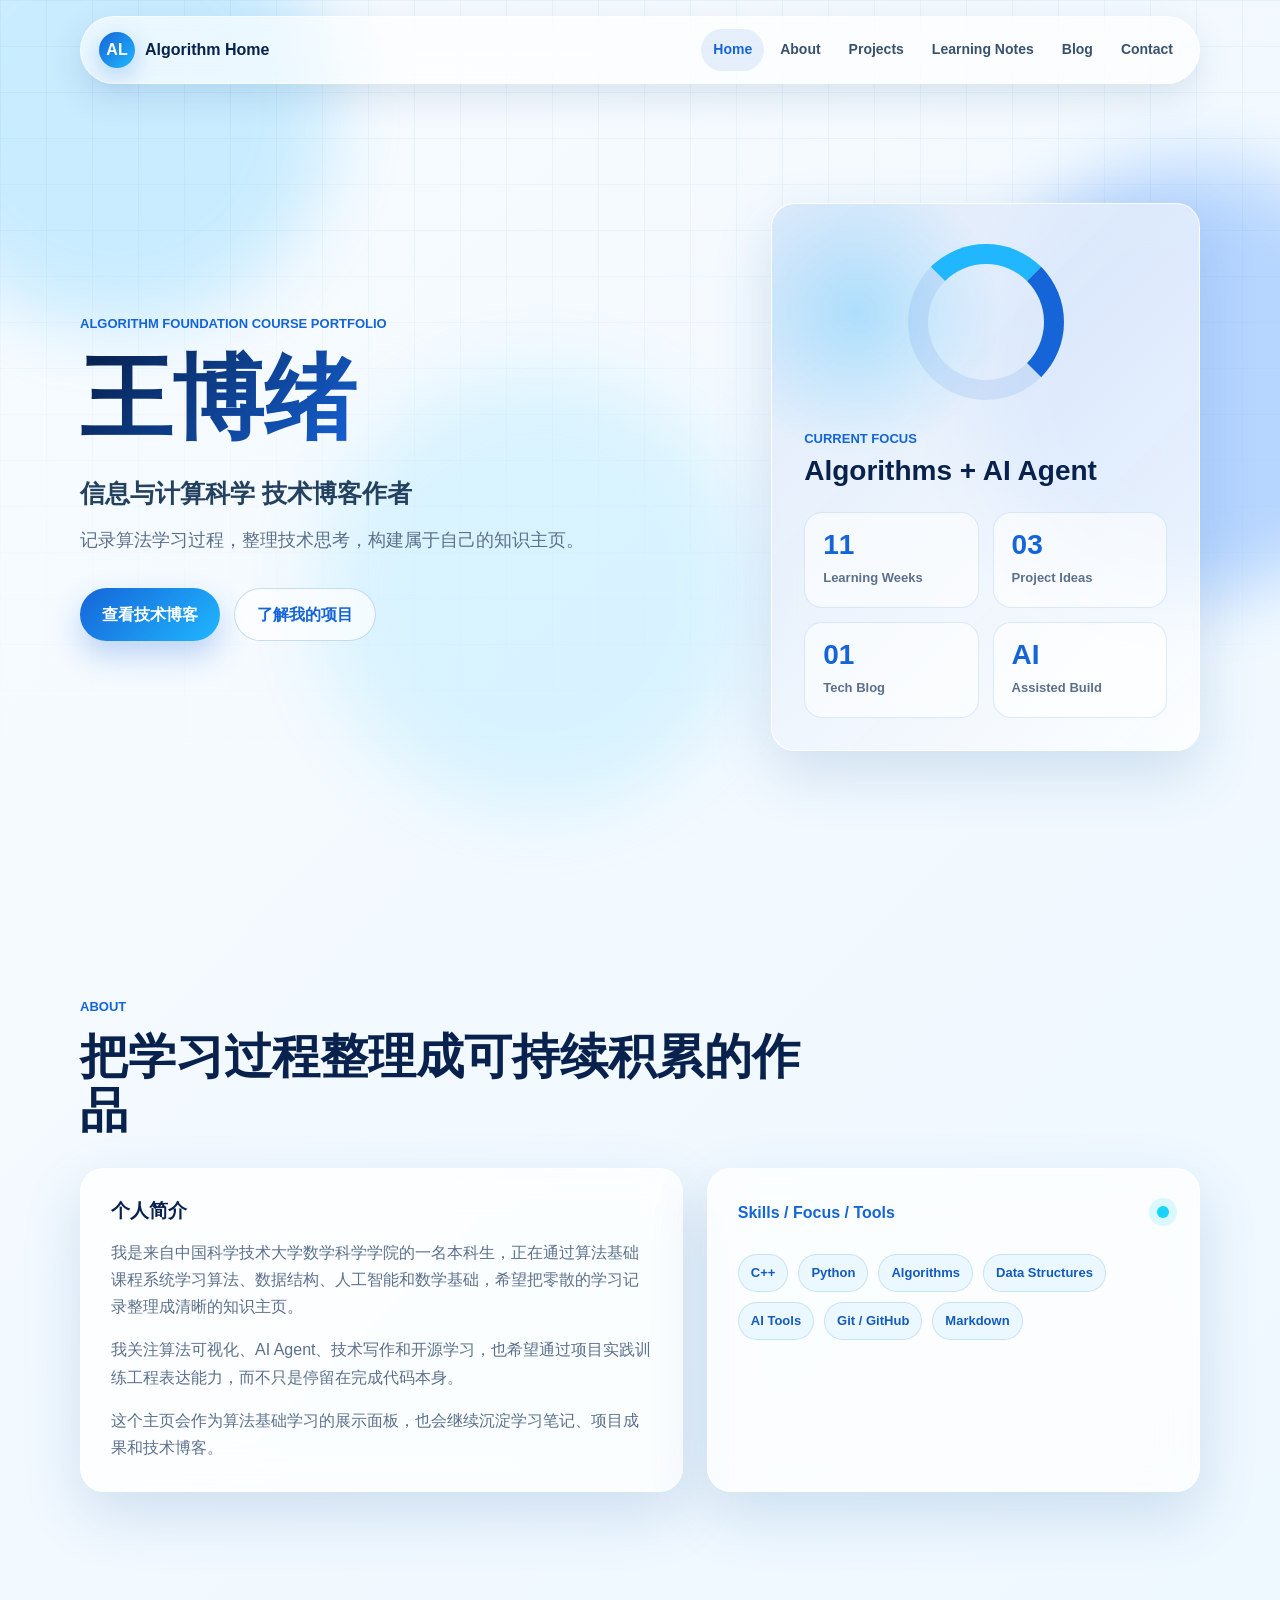
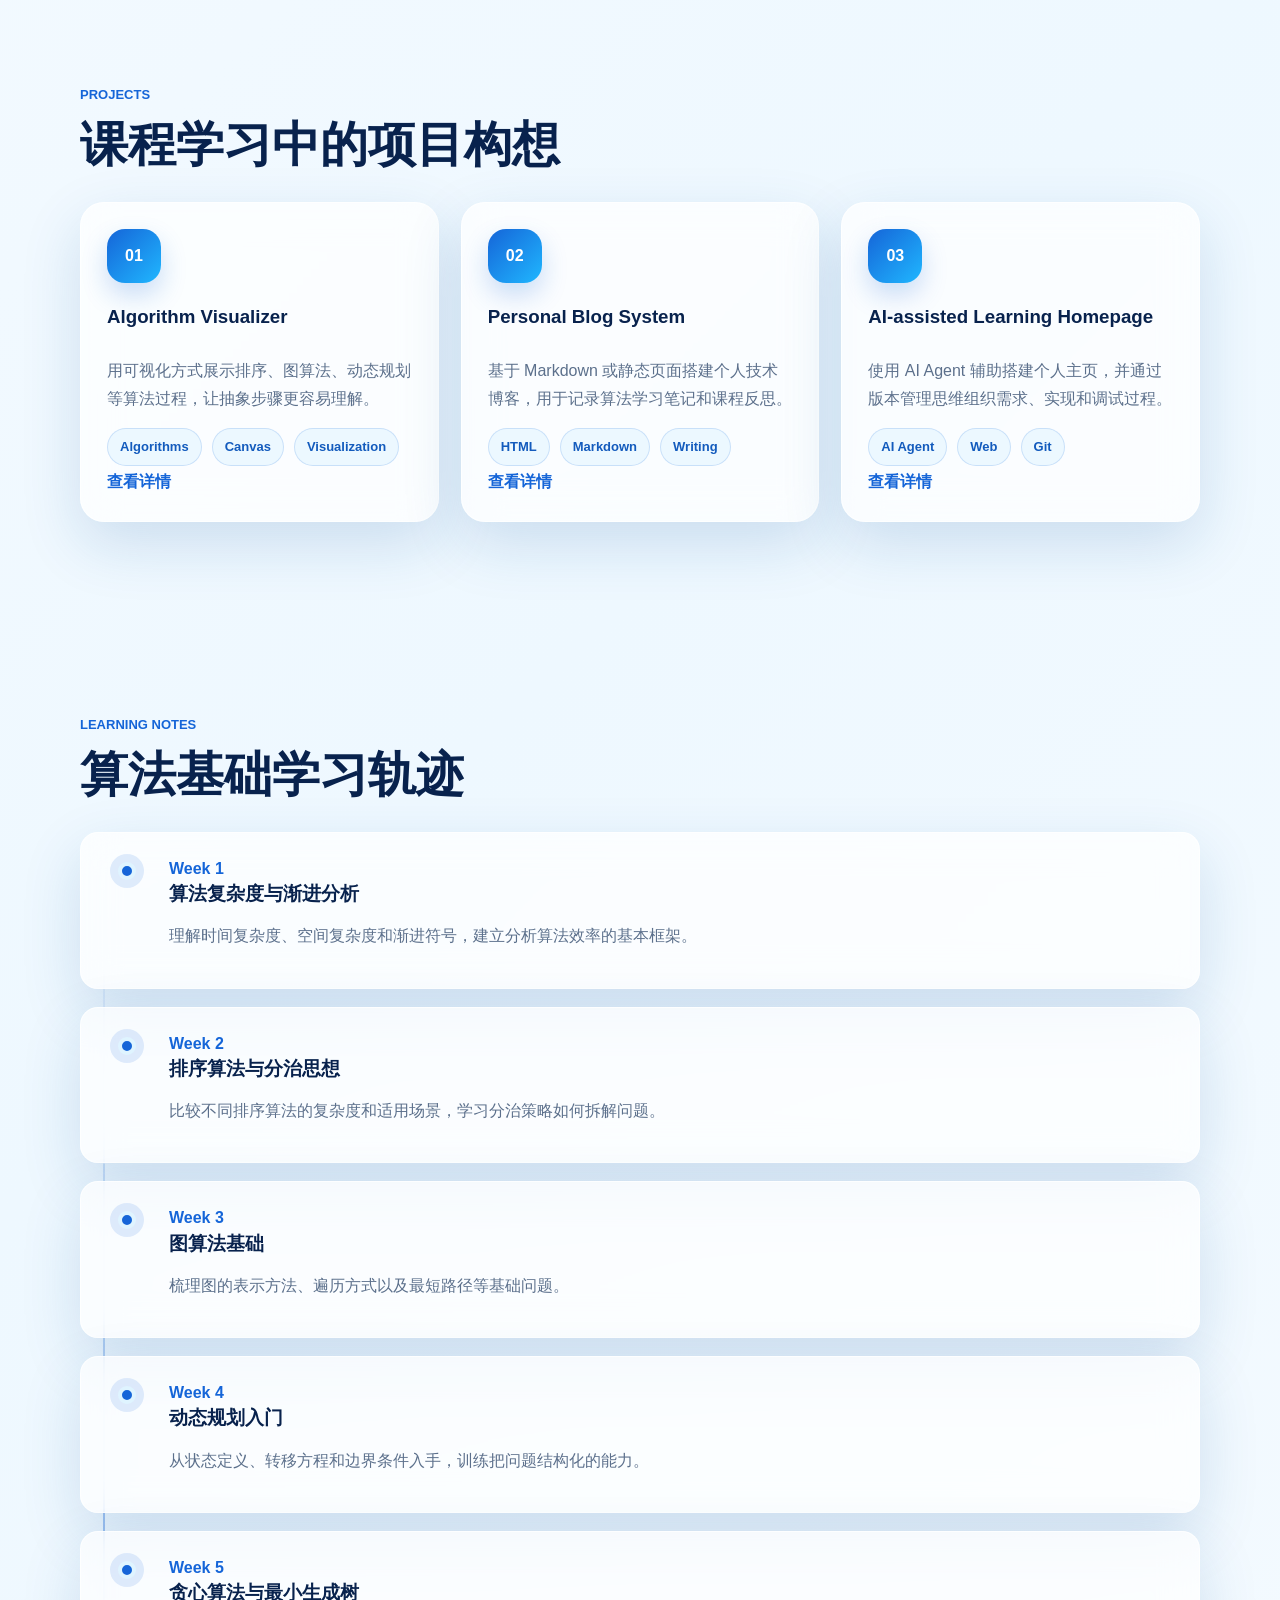
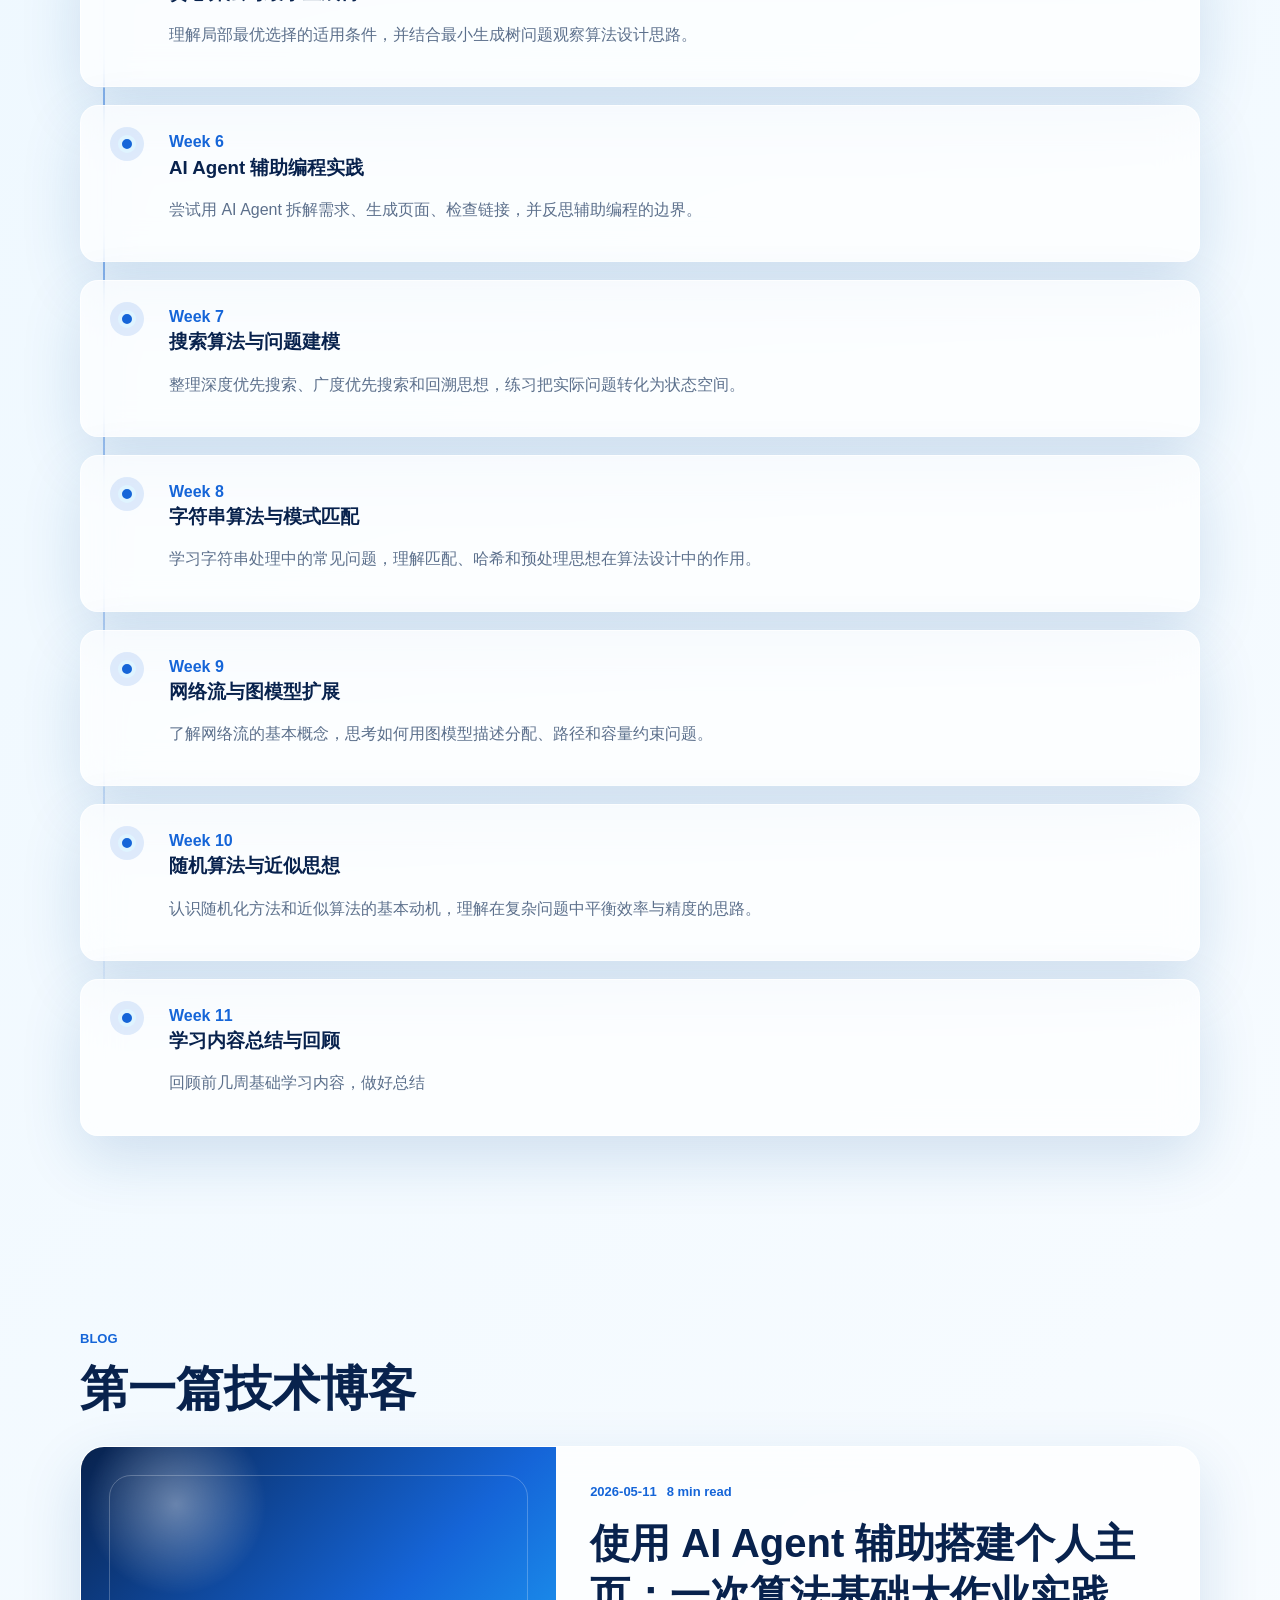
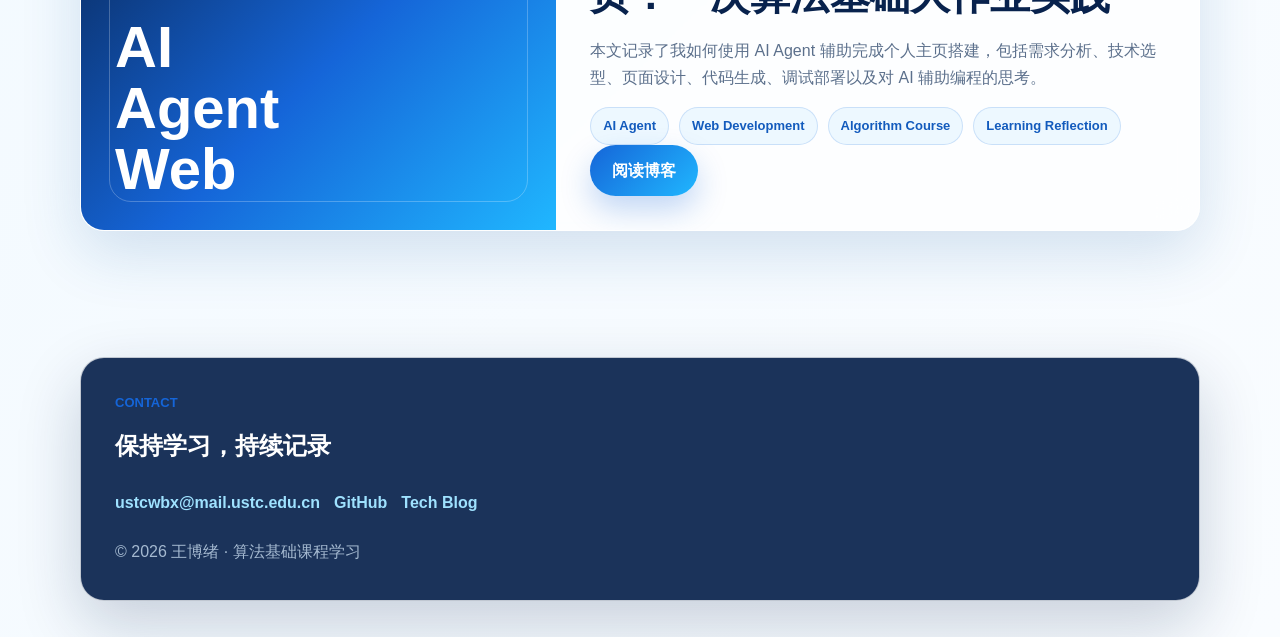
<file: index.html>
<!DOCTYPE html>
<html lang="zh-CN">
<head>
  <meta charset="UTF-8">
  <meta name="viewport" content="width=device-width, initial-scale=1.0">
  <title>王博绪 | 个人主页</title>
  <meta name="description" content="算法基础课程个人主页，记录算法、数据结构、AI Agent 辅助学习与技术博客。">
  <link rel="stylesheet" href="style.css">
</head>
<body>
  <div class="site-bg" aria-hidden="true">
    <span class="glow glow-a"></span>
    <span class="glow glow-b"></span>
    <span class="glow glow-c"></span>
    <span class="grid-layer"></span>
  </div>

  <header class="navbar" id="navbar">
    <a class="brand" href="#home" aria-label="返回首页">
      <span class="brand-mark">AL</span>
      <span>Algorithm Home</span>
    </a>
    <button class="nav-toggle" id="navToggle" aria-label="打开导航菜单" aria-expanded="false">
      <span></span>
      <span></span>
      <span></span>
    </button>
    <nav class="nav-links" id="navLinks" aria-label="主导航">
      <a href="#home">Home</a>
      <a href="#about">About</a>
      <a href="#projects">Projects</a>
      <a href="#notes">Learning Notes</a>
      <a href="#blog">Blog</a>
      <a href="#contact">Contact</a>
    </nav>
  </header>

  <main>
    <section class="hero section" id="home">
      <div class="hero-content reveal">
        <p class="eyebrow">Algorithm Foundation Course Portfolio</p>
        <h1>王博绪</h1>
        <p class="hero-role"> 信息与计算科学 技术博客作者</p>
        <p class="hero-text">记录算法学习过程，整理技术思考，构建属于自己的知识主页。</p>
        <div class="hero-actions">
          <a class="btn btn-primary" href="#blog">查看技术博客</a>
          <a class="btn btn-secondary" href="#projects">了解我的项目</a>
        </div>
      </div>
      <aside class="hero-panel reveal" aria-label="学习概览">
        <div class="panel-ring"></div>
        <p class="panel-label">Current Focus</p>
        <h2>Algorithms + AI Agent</h2>
        <div class="metric-grid">
          <div>
            <strong>11</strong>
            <span>Learning Weeks</span>
          </div>
          <div>
            <strong>03</strong>
            <span>Project Ideas</span>
          </div>
          <div>
            <strong>01</strong>
            <span>Tech Blog</span>
          </div>
          <div>
            <strong>AI</strong>
            <span>Assisted Build</span>
          </div>
        </div>
      </aside>
    </section>

    <section class="section about" id="about">
      <div class="section-heading reveal">
        <p class="eyebrow">About</p>
        <h2>把学习过程整理成可持续积累的作品</h2>
      </div>
      <div class="about-layout">
        <article class="glass-card about-copy reveal">
          <h3>个人简介</h3>
          <p>我是来自中国科学技术大学数学科学学院的一名本科生，正在通过算法基础课程系统学习算法、数据结构、人工智能和数学基础，希望把零散的学习记录整理成清晰的知识主页。</p>
          <p>我关注算法可视化、AI Agent、技术写作和开源学习，也希望通过项目实践训练工程表达能力，而不只是停留在完成代码本身。</p>
          <p>这个主页会作为算法基础学习的展示面板，也会继续沉淀学习笔记、项目成果和技术博客。</p>
        </article>
        <aside class="glass-card skill-card reveal">
          <div class="card-topline">
            <span>Skills / Focus / Tools</span>
            <span class="status-dot"></span>
          </div>
          <div class="skill-tags">
            <span>C++</span>
            <span>Python</span>
            <span>Algorithms</span>
            <span>Data Structures</span>
            <span>AI Tools</span>
            <span>Git / GitHub</span>
            <span>Markdown</span>
          </div>
        </aside>
      </div>
    </section>

    <section class="section projects" id="projects">
      <div class="section-heading reveal">
        <p class="eyebrow">Projects</p>
        <h2>课程学习中的项目构想</h2>
      </div>
      <div class="card-grid">
        <article class="project-card reveal">
          <div class="project-icon">01</div>
          <h3>Algorithm Visualizer</h3>
          <p>用可视化方式展示排序、图算法、动态规划等算法过程，让抽象步骤更容易理解。</p>
          <div class="tags">
            <span>Algorithms</span>
            <span>Canvas</span>
            <span>Visualization</span>
          </div>
          <a href="#notes" class="text-link">查看详情</a>
        </article>
        <article class="project-card reveal">
          <div class="project-icon">02</div>
          <h3>Personal Blog System</h3>
          <p>基于 Markdown 或静态页面搭建个人技术博客，用于记录算法学习笔记和课程反思。</p>
          <div class="tags">
            <span>HTML</span>
            <span>Markdown</span>
            <span>Writing</span>
          </div>
          <a href="#blog" class="text-link">查看详情</a>
        </article>
        <article class="project-card reveal">
          <div class="project-icon">03</div>
          <h3>AI-assisted Learning Homepage</h3>
          <p>使用 AI Agent 辅助搭建个人主页，并通过版本管理思维组织需求、实现和调试过程。</p>
          <div class="tags">
            <span>AI Agent</span>
            <span>Web</span>
            <span>Git</span>
          </div>
          <a href="#blog" class="text-link">查看详情</a>
        </article>
      </div>
    </section>

    <section class="section notes" id="notes">
      <div class="section-heading reveal">
        <p class="eyebrow">Learning Notes</p>
        <h2>算法基础学习轨迹</h2>
      </div>
      <div class="timeline">
        <article class="timeline-item reveal">
          <span class="timeline-node"></span>
          <div>
            <time>Week 1</time>
            <h3>算法复杂度与渐进分析</h3>
            <p>理解时间复杂度、空间复杂度和渐进符号，建立分析算法效率的基本框架。</p>
          </div>
        </article>
        <article class="timeline-item reveal">
          <span class="timeline-node"></span>
          <div>
            <time>Week 2</time>
            <h3>排序算法与分治思想</h3>
            <p>比较不同排序算法的复杂度和适用场景，学习分治策略如何拆解问题。</p>
          </div>
        </article>
        <article class="timeline-item reveal">
          <span class="timeline-node"></span>
          <div>
            <time>Week 3</time>
            <h3>图算法基础</h3>
            <p>梳理图的表示方法、遍历方式以及最短路径等基础问题。</p>
          </div>
        </article>
        <article class="timeline-item reveal">
          <span class="timeline-node"></span>
          <div>
            <time>Week 4</time>
            <h3>动态规划入门</h3>
            <p>从状态定义、转移方程和边界条件入手，训练把问题结构化的能力。</p>
          </div>
        </article>
        <article class="timeline-item reveal">
          <span class="timeline-node"></span>
          <div>
            <time>Week 5</time>
            <h3>贪心算法与最小生成树</h3>
            <p>理解局部最优选择的适用条件，并结合最小生成树问题观察算法设计思路。</p>
          </div>
        </article>
        <article class="timeline-item reveal">
          <span class="timeline-node"></span>
          <div>
            <time>Week 6</time>
            <h3>AI Agent 辅助编程实践</h3>
            <p>尝试用 AI Agent 拆解需求、生成页面、检查链接，并反思辅助编程的边界。</p>
          </div>
        </article>
        <article class="timeline-item reveal">
          <span class="timeline-node"></span>
          <div>
            <time>Week 7</time>
            <h3>搜索算法与问题建模</h3>
            <p>整理深度优先搜索、广度优先搜索和回溯思想，练习把实际问题转化为状态空间。</p>
          </div>
        </article>
        <article class="timeline-item reveal">
          <span class="timeline-node"></span>
          <div>
            <time>Week 8</time>
            <h3>字符串算法与模式匹配</h3>
            <p>学习字符串处理中的常见问题，理解匹配、哈希和预处理思想在算法设计中的作用。</p>
          </div>
        </article>
        <article class="timeline-item reveal">
          <span class="timeline-node"></span>
          <div>
            <time>Week 9</time>
            <h3>网络流与图模型扩展</h3>
            <p>了解网络流的基本概念，思考如何用图模型描述分配、路径和容量约束问题。</p>
          </div>
        </article>
        <article class="timeline-item reveal">
          <span class="timeline-node"></span>
          <div>
            <time>Week 10</time>
            <h3>随机算法与近似思想</h3>
            <p>认识随机化方法和近似算法的基本动机，理解在复杂问题中平衡效率与精度的思路。</p>
          </div>
        </article>
        <article class="timeline-item reveal">
          <span class="timeline-node"></span>
          <div>
            <time>Week 11</time>
            <h3>学习内容总结与回顾</h3>
            <p>回顾前几周基础学习内容，做好总结</p>
          </div>
        </article>
      </div>
    </section>

    <section class="section blog-preview" id="blog">
      <div class="section-heading reveal">
        <p class="eyebrow">Blog</p>
        <h2>第一篇技术博客</h2>
      </div>
      <article class="featured-blog reveal">
        <div class="blog-cover" aria-hidden="true">
          <span>AI</span>
          <span>Agent</span>
          <span>Web</span>
        </div>
        <div class="blog-info">
          <div class="blog-meta">
            <span>2026-05-11</span>
            <span>8 min read</span>
          </div>
          <h3>使用 AI Agent 辅助搭建个人主页：一次算法基础大作业实践</h3>
          <p>本文记录了我如何使用 AI Agent 辅助完成个人主页搭建，包括需求分析、技术选型、页面设计、代码生成、调试部署以及对 AI 辅助编程的思考。</p>
          <div class="tags">
            <span>AI Agent</span>
            <span>Web Development</span>
            <span>Algorithm Course</span>
            <span>Learning Reflection</span>
          </div>
          <a class="btn btn-primary" href="blog.html">阅读博客</a>
        </div>
      </article>
    </section>
  </main>

  <footer class="footer" id="contact">
    <div>
      <p class="eyebrow">Contact</p>
      <h2>保持学习，持续记录</h2>
    </div>
    <div class="footer-links">
      <a href="mailto:ustcwbx@mail.ustc.edu.cn">ustcwbx@mail.ustc.edu.cn</a>
      <a href="https://github.com/heci-arch" target="_blank" rel="noopener">GitHub</a>
      <a href="blog.html">Tech Blog</a>
    </div>
    <p class="footer-note">© 2026 王博绪 · 算法基础课程学习</p>
  </footer>

  <script src="script.js"></script>
</body>
</html>
</file>
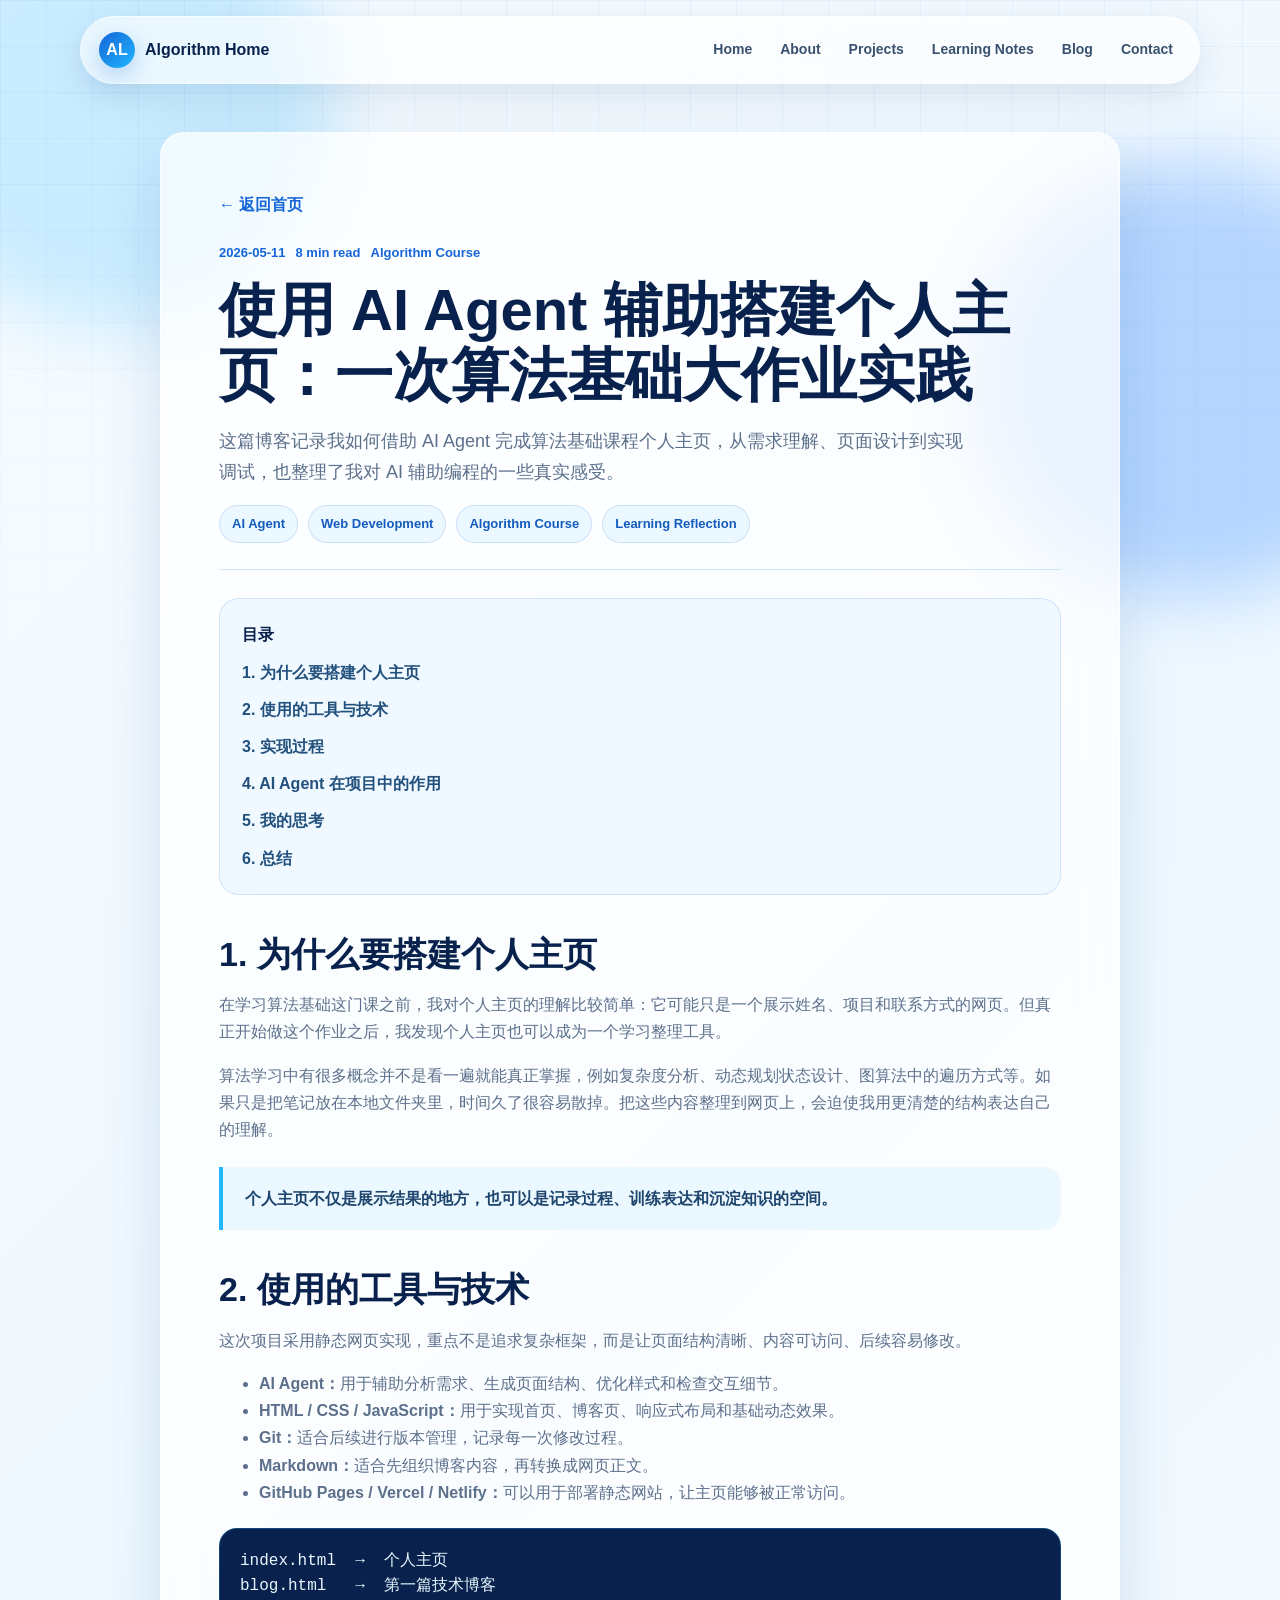
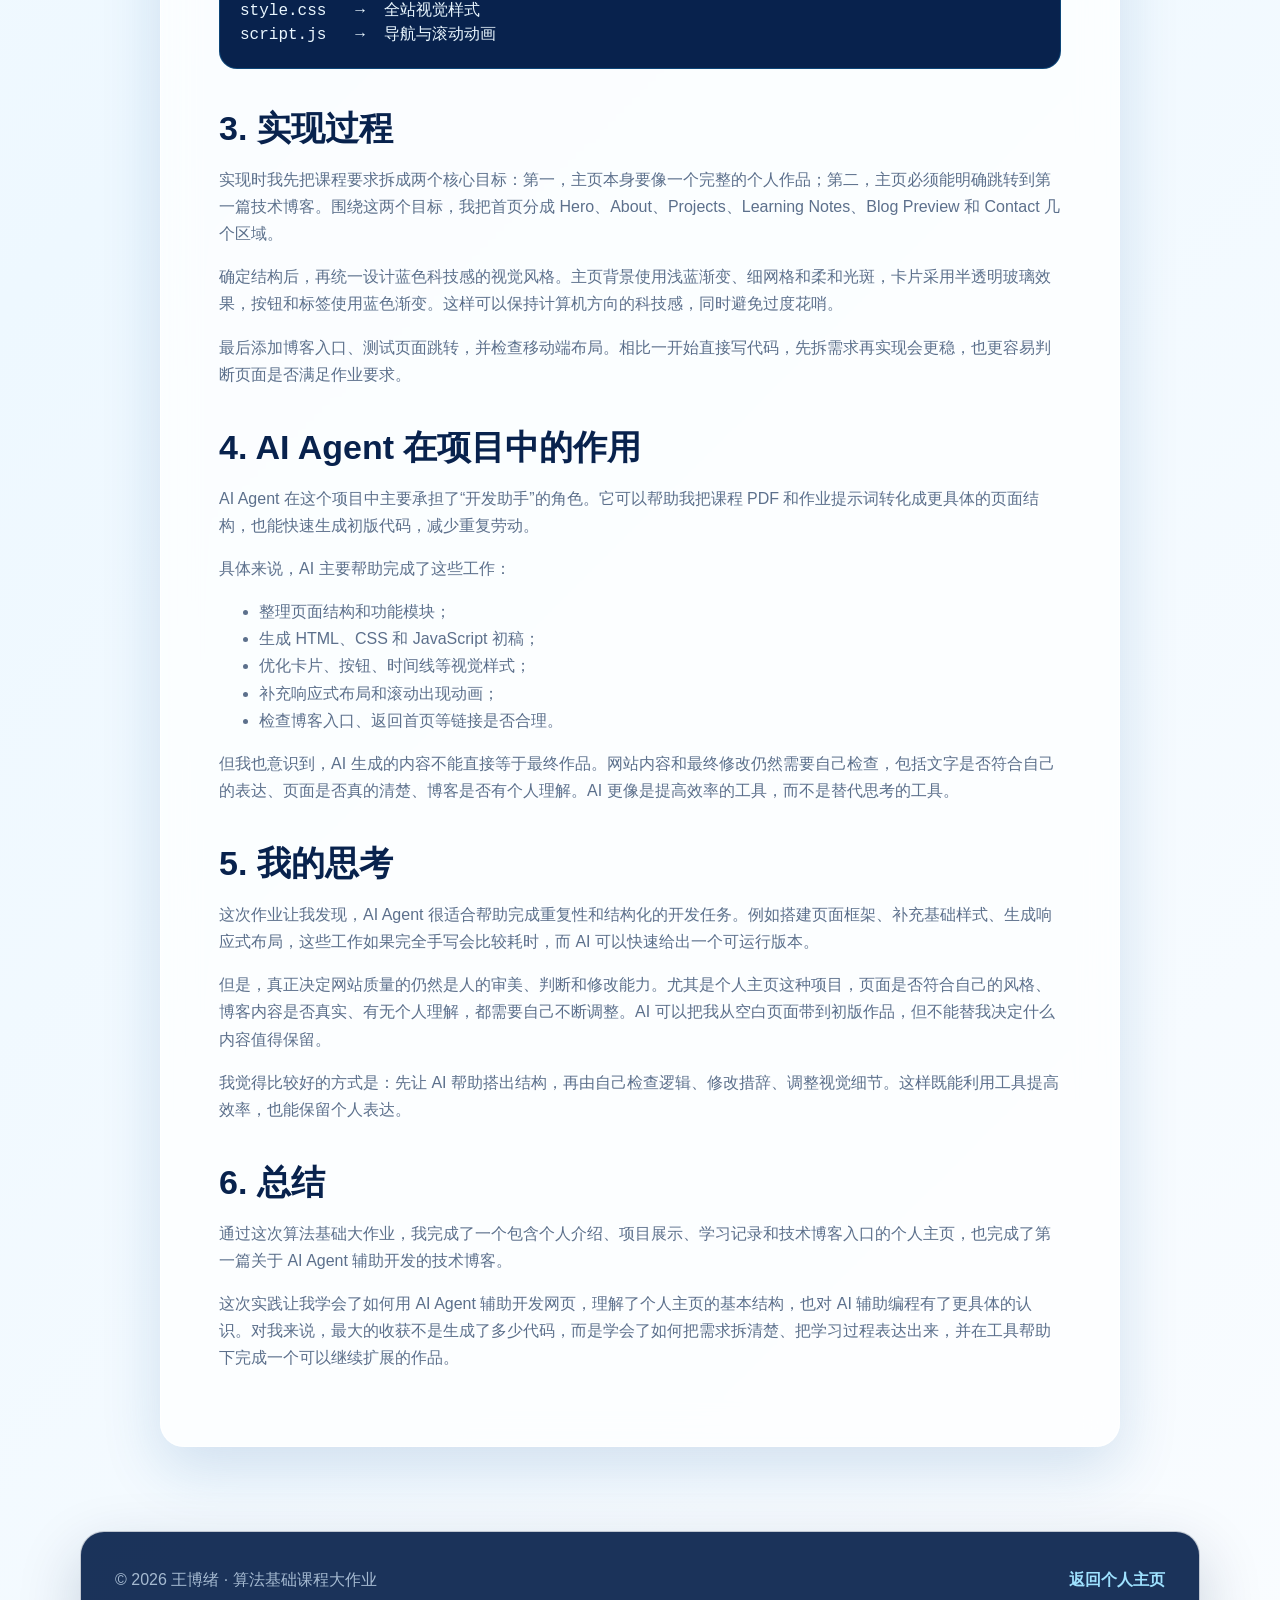
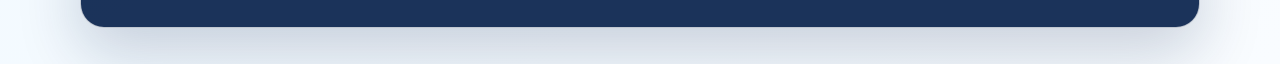
<file: blog.html>
<!DOCTYPE html>
<html lang="zh-CN">
<head>
  <meta charset="UTF-8">
  <meta name="viewport" content="width=device-width, initial-scale=1.0">
  <title>使用 AI Agent 辅助搭建个人主页 | 技术博客</title>
  <meta name="description" content="算法基础课程技术博客：使用 AI Agent 辅助搭建个人主页的实践记录与思考。">
  <link rel="stylesheet" href="style.css">
</head>
<body class="blog-page">
  <div class="site-bg" aria-hidden="true">
    <span class="glow glow-a"></span>
    <span class="glow glow-b"></span>
    <span class="grid-layer"></span>
  </div>

  <header class="navbar" id="navbar">
    <a class="brand" href="index.html#home" aria-label="返回首页">
      <span class="brand-mark">AL</span>
      <span>Algorithm Home</span>
    </a>
    <button class="nav-toggle" id="navToggle" aria-label="打开导航菜单" aria-expanded="false">
      <span></span>
      <span></span>
      <span></span>
    </button>
    <nav class="nav-links" id="navLinks" aria-label="主导航">
      <a href="index.html#home">Home</a>
      <a href="index.html#about">About</a>
      <a href="index.html#projects">Projects</a>
      <a href="index.html#notes">Learning Notes</a>
      <a href="index.html#blog">Blog</a>
      <a href="index.html#contact">Contact</a>
    </nav>
  </header>

  <main class="article-shell">
    <article class="article-card reveal">
      <a class="back-link" href="index.html#blog">← 返回首页</a>
      <header class="article-header">
        <div class="blog-meta">
          <span>2026-05-11</span>
          <span>8 min read</span>
          <span>Algorithm Course</span>
        </div>
        <h1>使用 AI Agent 辅助搭建个人主页：一次算法基础大作业实践</h1>
        <p>这篇博客记录我如何借助 AI Agent 完成算法基础课程个人主页，从需求理解、页面设计到实现调试，也整理了我对 AI 辅助编程的一些真实感受。</p>
        <div class="tags">
          <span>AI Agent</span>
          <span>Web Development</span>
          <span>Algorithm Course</span>
          <span>Learning Reflection</span>
        </div>
      </header>

      <nav class="toc" aria-label="文章目录">
        <strong>目录</strong>
        <a href="#why">1. 为什么要搭建个人主页</a>
        <a href="#tools">2. 使用的工具与技术</a>
        <a href="#process">3. 实现过程</a>
        <a href="#agent">4. AI Agent 在项目中的作用</a>
        <a href="#thinking">5. 我的思考</a>
        <a href="#summary">6. 总结</a>
      </nav>

      <section id="why">
        <h2>1. 为什么要搭建个人主页</h2>
        <p>在学习算法基础这门课之前，我对个人主页的理解比较简单：它可能只是一个展示姓名、项目和联系方式的网页。但真正开始做这个作业之后，我发现个人主页也可以成为一个学习整理工具。</p>
        <p>算法学习中有很多概念并不是看一遍就能真正掌握，例如复杂度分析、动态规划状态设计、图算法中的遍历方式等。如果只是把笔记放在本地文件夹里，时间久了很容易散掉。把这些内容整理到网页上，会迫使我用更清楚的结构表达自己的理解。</p>
        <blockquote>个人主页不仅是展示结果的地方，也可以是记录过程、训练表达和沉淀知识的空间。</blockquote>
      </section>

      <section id="tools">
        <h2>2. 使用的工具与技术</h2>
        <p>这次项目采用静态网页实现，重点不是追求复杂框架，而是让页面结构清晰、内容可访问、后续容易修改。</p>
        <ul>
          <li><strong>AI Agent：</strong>用于辅助分析需求、生成页面结构、优化样式和检查交互细节。</li>
          <li><strong>HTML / CSS / JavaScript：</strong>用于实现首页、博客页、响应式布局和基础动态效果。</li>
          <li><strong>Git：</strong>适合后续进行版本管理，记录每一次修改过程。</li>
          <li><strong>Markdown：</strong>适合先组织博客内容，再转换成网页正文。</li>
          <li><strong>GitHub Pages / Vercel / Netlify：</strong>可以用于部署静态网站，让主页能够被正常访问。</li>
        </ul>
        <pre><code>index.html  →  个人主页
blog.html   →  第一篇技术博客
style.css   →  全站视觉样式
script.js   →  导航与滚动动画</code></pre>
      </section>

      <section id="process">
        <h2>3. 实现过程</h2>
        <p>实现时我先把课程要求拆成两个核心目标：第一，主页本身要像一个完整的个人作品；第二，主页必须能明确跳转到第一篇技术博客。围绕这两个目标，我把首页分成 Hero、About、Projects、Learning Notes、Blog Preview 和 Contact 几个区域。</p>
        <p>确定结构后，再统一设计蓝色科技感的视觉风格。主页背景使用浅蓝渐变、细网格和柔和光斑，卡片采用半透明玻璃效果，按钮和标签使用蓝色渐变。这样可以保持计算机方向的科技感，同时避免过度花哨。</p>
        <p>最后添加博客入口、测试页面跳转，并检查移动端布局。相比一开始直接写代码，先拆需求再实现会更稳，也更容易判断页面是否满足作业要求。</p>
      </section>

      <section id="agent">
        <h2>4. AI Agent 在项目中的作用</h2>
        <p>AI Agent 在这个项目中主要承担了“开发助手”的角色。它可以帮助我把课程 PDF 和作业提示词转化成更具体的页面结构，也能快速生成初版代码，减少重复劳动。</p>
        <p>具体来说，AI 主要帮助完成了这些工作：</p>
        <ul>
          <li>整理页面结构和功能模块；</li>
          <li>生成 HTML、CSS 和 JavaScript 初稿；</li>
          <li>优化卡片、按钮、时间线等视觉样式；</li>
          <li>补充响应式布局和滚动出现动画；</li>
          <li>检查博客入口、返回首页等链接是否合理。</li>
        </ul>
        <p>但我也意识到，AI 生成的内容不能直接等于最终作品。网站内容和最终修改仍然需要自己检查，包括文字是否符合自己的表达、页面是否真的清楚、博客是否有个人理解。AI 更像是提高效率的工具，而不是替代思考的工具。</p>
      </section>

      <section id="thinking">
        <h2>5. 我的思考</h2>
        <p>这次作业让我发现，AI Agent 很适合帮助完成重复性和结构化的开发任务。例如搭建页面框架、补充基础样式、生成响应式布局，这些工作如果完全手写会比较耗时，而 AI 可以快速给出一个可运行版本。</p>
        <p>但是，真正决定网站质量的仍然是人的审美、判断和修改能力。尤其是个人主页这种项目，页面是否符合自己的风格、博客内容是否真实、有无个人理解，都需要自己不断调整。AI 可以把我从空白页面带到初版作品，但不能替我决定什么内容值得保留。</p>
        <p>我觉得比较好的方式是：先让 AI 帮助搭出结构，再由自己检查逻辑、修改措辞、调整视觉细节。这样既能利用工具提高效率，也能保留个人表达。</p>
      </section>

      <section id="summary">
        <h2>6. 总结</h2>
        <p>通过这次算法基础大作业，我完成了一个包含个人介绍、项目展示、学习记录和技术博客入口的个人主页，也完成了第一篇关于 AI Agent 辅助开发的技术博客。</p>
        <p>这次实践让我学会了如何用 AI Agent 辅助开发网页，理解了个人主页的基本结构，也对 AI 辅助编程有了更具体的认识。对我来说，最大的收获不是生成了多少代码，而是学会了如何把需求拆清楚、把学习过程表达出来，并在工具帮助下完成一个可以继续扩展的作品。</p>
      </section>
    </article>
  </main>

  <footer class="footer compact">
    <p>© 2026 王博绪 · 算法基础课程大作业</p>
    <a href="index.html#home">返回个人主页</a>
  </footer>

  <script src="script.js"></script>
</body>
</html>
</file>
<file: style.css>
:root {
  --navy: #08224d;
  --blue: #1565d8;
  --cyan: #20b7ff;
  --ice: #eaf7ff;
  --text: #10233f;
  --muted: #5c708c;
  --line: rgba(66, 153, 225, 0.22);
  --card: rgba(255, 255, 255, 0.72);
  --card-strong: rgba(255, 255, 255, 0.88);
  --shadow: 0 22px 60px rgba(20, 86, 153, 0.16);
  --radius-lg: 24px;
  --radius-md: 18px;
}

* {
  box-sizing: border-box;
}

html {
  scroll-behavior: smooth;
}

body {
  margin: 0;
  min-height: 100vh;
  color: var(--text);
  font-family: "Inter", "Segoe UI", "PingFang SC", "Microsoft YaHei", Arial, sans-serif;
  line-height: 1.7;
  background: linear-gradient(135deg, #f7fbff 0%, #eef8ff 42%, #f9fcff 100%);
  overflow-x: hidden;
}

a {
  color: inherit;
  text-decoration: none;
}

.site-bg {
  position: fixed;
  inset: 0;
  z-index: -2;
  overflow: hidden;
  pointer-events: none;
}

.grid-layer {
  position: absolute;
  inset: 0;
  background-image:
    linear-gradient(rgba(26, 115, 232, 0.08) 1px, transparent 1px),
    linear-gradient(90deg, rgba(26, 115, 232, 0.08) 1px, transparent 1px);
  background-size: 46px 46px;
  mask-image: linear-gradient(to bottom, rgba(0, 0, 0, 0.8), transparent 85%);
}

.glow {
  position: absolute;
  width: 34vw;
  height: 34vw;
  min-width: 280px;
  min-height: 280px;
  border-radius: 999px;
  filter: blur(35px);
  opacity: 0.28;
  animation: floatGlow 14s ease-in-out infinite alternate;
}

.glow-a {
  top: -12%;
  left: -8%;
  background: #58c7ff;
}

.glow-b {
  top: 18%;
  right: -10%;
  background: #1f7cff;
  animation-delay: -4s;
}

.glow-c {
  bottom: 10%;
  left: 25%;
  background: #95e3ff;
  animation-delay: -8s;
}

.navbar {
  position: fixed;
  top: 16px;
  left: 50%;
  z-index: 50;
  display: flex;
  align-items: center;
  justify-content: space-between;
  width: min(1120px, calc(100% - 32px));
  padding: 12px 14px 12px 18px;
  border: 1px solid rgba(255, 255, 255, 0.64);
  border-radius: 999px;
  background: rgba(255, 255, 255, 0.62);
  box-shadow: 0 12px 36px rgba(8, 54, 107, 0.12);
  backdrop-filter: blur(18px);
  transform: translateX(-50%);
  transition: background 0.25s ease, box-shadow 0.25s ease;
}

.navbar.scrolled {
  background: rgba(255, 255, 255, 0.84);
  box-shadow: 0 16px 44px rgba(8, 54, 107, 0.16);
}

.brand,
.nav-links {
  display: flex;
  align-items: center;
}

.brand {
  gap: 10px;
  font-weight: 800;
  color: var(--navy);
  white-space: nowrap;
}

.brand-mark {
  display: inline-grid;
  width: 36px;
  height: 36px;
  place-items: center;
  border-radius: 50%;
  color: #fff;
  background: linear-gradient(135deg, var(--blue), var(--cyan));
  box-shadow: 0 8px 24px rgba(21, 101, 216, 0.28);
}

.nav-links {
  gap: 4px;
}

.nav-links a {
  padding: 9px 12px;
  border-radius: 999px;
  color: #38516f;
  font-size: 14px;
  font-weight: 700;
  transition: color 0.2s ease, background 0.2s ease;
}

.nav-links a:hover,
.nav-links a.active {
  color: var(--blue);
  background: rgba(21, 101, 216, 0.09);
}

.nav-toggle {
  display: none;
  width: 42px;
  height: 42px;
  border: 0;
  border-radius: 50%;
  background: rgba(21, 101, 216, 0.1);
  cursor: pointer;
}

.nav-toggle span {
  display: block;
  width: 18px;
  height: 2px;
  margin: 4px auto;
  border-radius: 99px;
  background: var(--navy);
}

.section {
  width: min(1120px, calc(100% - 40px));
  margin: 0 auto;
  padding: 96px 0;
}

.hero {
  display: grid;
  grid-template-columns: minmax(0, 1.2fr) minmax(320px, 0.8fr);
  align-items: center;
  min-height: 100vh;
  gap: 48px;
  padding-top: 150px;
}

.eyebrow {
  margin: 0 0 12px;
  color: var(--blue);
  font-size: 13px;
  font-weight: 800;
  letter-spacing: 0;
  text-transform: uppercase;
}

.hero h1,
.section-heading h2,
.article-header h1 {
  margin: 0;
  color: var(--navy);
  line-height: 1.12;
}

.hero h1 {
  font-size: clamp(48px, 8vw, 92px);
  background: linear-gradient(135deg, #071f49 0%, #145dcc 48%, #1ab8ff 100%);
  -webkit-background-clip: text;
  background-clip: text;
  color: transparent;
}

.hero-role {
  margin: 22px 0 10px;
  color: #244260;
  font-size: clamp(18px, 2.4vw, 25px);
  font-weight: 800;
}

.hero-text {
  max-width: 680px;
  margin: 0;
  color: var(--muted);
  font-size: 18px;
}

.hero-actions {
  display: flex;
  flex-wrap: wrap;
  gap: 14px;
  margin-top: 32px;
}

.btn {
  display: inline-flex;
  align-items: center;
  justify-content: center;
  min-height: 48px;
  padding: 12px 22px;
  border-radius: 999px;
  font-weight: 800;
  transition: transform 0.22s ease, box-shadow 0.22s ease, border-color 0.22s ease;
}

.btn:hover {
  transform: translateY(-3px);
}

.btn-primary {
  color: #fff;
  background: linear-gradient(135deg, var(--blue), var(--cyan));
  box-shadow: 0 14px 30px rgba(21, 101, 216, 0.25);
}

.btn-primary:hover {
  box-shadow: 0 18px 44px rgba(21, 101, 216, 0.34);
}

.btn-secondary {
  color: var(--blue);
  border: 1px solid rgba(21, 101, 216, 0.22);
  background: rgba(255, 255, 255, 0.66);
}

.hero-panel,
.glass-card,
.project-card,
.featured-blog,
.article-card,
.timeline-item {
  border: 1px solid rgba(255, 255, 255, 0.72);
  background: var(--card);
  box-shadow: var(--shadow);
  backdrop-filter: blur(18px);
}

.hero-panel {
  position: relative;
  overflow: hidden;
  min-height: 420px;
  padding: 32px;
  border-radius: var(--radius-lg);
}

.hero-panel::before {
  content: "";
  position: absolute;
  inset: 0;
  background:
    radial-gradient(circle at 20% 20%, rgba(32, 183, 255, 0.28), transparent 26%),
    linear-gradient(135deg, rgba(21, 101, 216, 0.13), rgba(255, 255, 255, 0.18));
}

.hero-panel > * {
  position: relative;
  z-index: 1;
}

.panel-ring {
  width: 156px;
  height: 156px;
  margin: 8px auto 28px;
  border: 20px solid rgba(21, 101, 216, 0.1);
  border-top-color: #20b7ff;
  border-right-color: #1565d8;
  border-radius: 50%;
  animation: slowSpin 10s linear infinite;
}

.panel-label {
  margin: 0;
  color: var(--blue);
  font-size: 13px;
  font-weight: 800;
  text-transform: uppercase;
}

.hero-panel h2 {
  margin: 4px 0 24px;
  color: var(--navy);
  font-size: 28px;
  line-height: 1.2;
}

.metric-grid {
  display: grid;
  grid-template-columns: repeat(2, 1fr);
  gap: 14px;
}

.metric-grid div {
  min-height: 96px;
  padding: 18px;
  border: 1px solid rgba(21, 101, 216, 0.13);
  border-radius: 18px;
  background: rgba(255, 255, 255, 0.58);
}

.metric-grid strong {
  display: block;
  color: var(--blue);
  font-size: 28px;
  line-height: 1;
}

.metric-grid span {
  display: block;
  margin-top: 8px;
  color: var(--muted);
  font-size: 13px;
  font-weight: 700;
}

.section-heading {
  max-width: 760px;
  margin-bottom: 30px;
}

.section-heading h2 {
  font-size: clamp(30px, 4vw, 48px);
}

.about-layout {
  display: grid;
  grid-template-columns: minmax(0, 1.1fr) minmax(300px, 0.9fr);
  gap: 24px;
}

.glass-card,
.project-card,
.featured-blog {
  border-radius: var(--radius-lg);
}

.glass-card {
  padding: 30px;
}

.glass-card h3,
.project-card h3,
.featured-blog h3,
.timeline-item h3 {
  margin: 0 0 12px;
  color: var(--navy);
  line-height: 1.3;
}

.glass-card p,
.project-card p,
.featured-blog p,
.timeline-item p,
.article-card p,
.article-card li {
  color: var(--muted);
}

.about-copy p:last-child {
  margin-bottom: 0;
}

.card-topline {
  display: flex;
  align-items: center;
  justify-content: space-between;
  color: var(--blue);
  font-weight: 800;
}

.status-dot {
  width: 12px;
  height: 12px;
  border-radius: 50%;
  background: #19d3ff;
  box-shadow: 0 0 0 8px rgba(25, 211, 255, 0.14);
}

.skill-tags,
.tags {
  display: flex;
  flex-wrap: wrap;
  gap: 10px;
}

.skill-tags {
  margin-top: 28px;
}

.skill-tags span,
.tags span {
  display: inline-flex;
  align-items: center;
  min-height: 34px;
  padding: 7px 12px;
  border: 1px solid rgba(21, 101, 216, 0.16);
  border-radius: 999px;
  color: #135bbd;
  background: rgba(230, 245, 255, 0.72);
  font-size: 13px;
  font-weight: 800;
  transition: transform 0.2s ease, box-shadow 0.2s ease;
}

.skill-tags span:hover,
.tags span:hover {
  transform: translateY(-2px);
  box-shadow: 0 10px 22px rgba(21, 101, 216, 0.16);
}

.card-grid {
  display: grid;
  grid-template-columns: repeat(3, 1fr);
  gap: 22px;
}

.project-card {
  display: flex;
  min-height: 320px;
  flex-direction: column;
  padding: 26px;
  transition: transform 0.22s ease, box-shadow 0.22s ease, border-color 0.22s ease;
}

.project-card:hover,
.featured-blog:hover {
  border-color: rgba(32, 183, 255, 0.48);
  box-shadow: 0 26px 70px rgba(21, 101, 216, 0.2);
  transform: translateY(-6px);
}

.project-icon {
  display: inline-grid;
  width: 54px;
  height: 54px;
  margin-bottom: 22px;
  place-items: center;
  border-radius: 18px;
  color: #fff;
  font-weight: 900;
  background: linear-gradient(135deg, var(--blue), var(--cyan));
  box-shadow: 0 12px 26px rgba(21, 101, 216, 0.22);
}

.text-link {
  margin-top: auto;
  color: var(--blue);
  font-weight: 900;
}

.timeline {
  position: relative;
  display: grid;
  gap: 18px;
}

.timeline::before {
  content: "";
  position: absolute;
  top: 18px;
  bottom: 18px;
  left: 23px;
  width: 2px;
  background: linear-gradient(to bottom, transparent, rgba(21, 101, 216, 0.5), transparent);
}

.timeline-item {
  position: relative;
  display: grid;
  grid-template-columns: 48px 1fr;
  gap: 18px;
  padding: 22px;
  border-radius: var(--radius-md);
}

.timeline-node {
  position: relative;
  z-index: 1;
  width: 18px;
  height: 18px;
  margin: 7px auto 0;
  border: 4px solid #dff4ff;
  border-radius: 50%;
  background: var(--blue);
  box-shadow: 0 0 0 8px rgba(21, 101, 216, 0.12);
}

.timeline-item time {
  color: var(--blue);
  font-weight: 900;
}

.featured-blog {
  display: grid;
  grid-template-columns: 0.85fr 1.15fr;
  overflow: hidden;
  transition: transform 0.22s ease, box-shadow 0.22s ease, border-color 0.22s ease;
}

.blog-cover {
  position: relative;
  display: flex;
  min-height: 360px;
  flex-direction: column;
  justify-content: flex-end;
  gap: 6px;
  padding: 34px;
  color: #fff;
  background:
    radial-gradient(circle at 20% 15%, rgba(255, 255, 255, 0.38), transparent 18%),
    linear-gradient(135deg, #08224d, #1565d8 54%, #20b7ff);
}

.blog-cover::after {
  content: "";
  position: absolute;
  inset: 28px;
  border: 1px solid rgba(255, 255, 255, 0.24);
  border-radius: 22px;
}

.blog-cover span {
  position: relative;
  z-index: 1;
  font-size: clamp(34px, 5vw, 58px);
  font-weight: 900;
  line-height: 0.95;
}

.blog-info {
  padding: 34px;
}

.blog-meta {
  display: flex;
  flex-wrap: wrap;
  gap: 10px;
  margin-bottom: 14px;
  color: var(--blue);
  font-size: 13px;
  font-weight: 900;
}

.featured-blog h3 {
  font-size: clamp(26px, 4vw, 40px);
}

.footer {
  width: min(1120px, calc(100% - 40px));
  margin: 30px auto 36px;
  padding: 34px;
  border: 1px solid rgba(255, 255, 255, 0.72);
  border-radius: var(--radius-lg);
  background: rgba(8, 34, 77, 0.92);
  color: #dbeeff;
  box-shadow: 0 24px 64px rgba(8, 34, 77, 0.2);
}

.footer h2 {
  margin: 0;
  color: #fff;
}

.footer-links {
  display: flex;
  flex-wrap: wrap;
  gap: 14px;
  margin: 22px 0;
}

.footer-links a,
.footer.compact a {
  color: #9fe2ff;
  font-weight: 800;
}

.footer-note,
.footer.compact p {
  margin: 0;
  color: rgba(219, 238, 255, 0.72);
}

.footer.compact {
  display: flex;
  justify-content: space-between;
  gap: 18px;
}

.article-shell {
  width: min(960px, calc(100% - 40px));
  margin: 0 auto;
  padding: 132px 0 54px;
}

.article-card {
  padding: clamp(26px, 5vw, 58px);
  border-radius: var(--radius-lg);
}

.back-link {
  display: inline-flex;
  margin-bottom: 24px;
  color: var(--blue);
  font-weight: 900;
}

.article-header {
  padding-bottom: 26px;
  border-bottom: 1px solid var(--line);
}

.article-header h1 {
  max-width: 820px;
  font-size: clamp(34px, 5vw, 58px);
}

.article-header p {
  max-width: 760px;
  font-size: 18px;
}

.toc {
  display: grid;
  gap: 10px;
  margin: 28px 0 36px;
  padding: 22px;
  border: 1px solid rgba(21, 101, 216, 0.14);
  border-radius: 20px;
  background: rgba(230, 245, 255, 0.56);
}

.toc strong {
  color: var(--navy);
}

.toc a {
  color: #23517e;
  font-weight: 750;
}

.toc a:hover {
  color: var(--blue);
}

.article-card section {
  scroll-margin-top: 110px;
  margin-top: 38px;
}

.article-card h2 {
  margin: 0 0 14px;
  color: var(--navy);
  font-size: clamp(24px, 3vw, 34px);
  line-height: 1.25;
}

.article-card blockquote {
  margin: 24px 0;
  padding: 18px 22px;
  border-left: 4px solid var(--cyan);
  border-radius: 0 18px 18px 0;
  color: #1e456d;
  background: rgba(230, 245, 255, 0.72);
  font-weight: 800;
}

.article-card pre {
  overflow-x: auto;
  margin: 22px 0;
  padding: 20px;
  border: 1px solid rgba(32, 183, 255, 0.24);
  border-radius: 18px;
  color: #eaf7ff;
  background: #08224d;
  line-height: 1.55;
}

.article-card code {
  font-family: "Cascadia Code", Consolas, "Courier New", monospace;
}

.reveal {
  opacity: 0;
  transform: translateY(22px);
  transition: opacity 0.7s ease, transform 0.7s ease;
}

.reveal.visible {
  opacity: 1;
  transform: translateY(0);
}

@keyframes floatGlow {
  from {
    transform: translate3d(0, 0, 0) scale(1);
  }
  to {
    transform: translate3d(24px, 18px, 0) scale(1.08);
  }
}

@keyframes slowSpin {
  to {
    transform: rotate(360deg);
  }
}

@media (max-width: 920px) {
  .nav-toggle {
    display: block;
  }

  .nav-links {
    position: absolute;
    top: calc(100% + 10px);
    right: 0;
    display: none;
    width: min(320px, calc(100vw - 32px));
    flex-direction: column;
    align-items: stretch;
    padding: 12px;
    border: 1px solid rgba(255, 255, 255, 0.72);
    border-radius: 22px;
    background: rgba(255, 255, 255, 0.92);
    box-shadow: var(--shadow);
    backdrop-filter: blur(18px);
  }

  .nav-links.open {
    display: flex;
  }

  .nav-links a {
    padding: 12px 14px;
  }

  .hero,
  .about-layout,
  .featured-blog {
    grid-template-columns: 1fr;
  }

  .hero {
    min-height: auto;
    padding-top: 130px;
  }

  .card-grid {
    grid-template-columns: 1fr;
  }
}

@media (max-width: 620px) {
  .section,
  .article-shell,
  .footer {
    width: min(100% - 28px, 1120px);
  }

  .section {
    padding: 70px 0;
  }

  .brand span:last-child {
    display: none;
  }

  .hero-panel,
  .glass-card,
  .project-card,
  .blog-info,
  .article-card,
  .footer {
    padding: 22px;
  }

  .metric-grid {
    grid-template-columns: 1fr;
  }

  .timeline-item {
    grid-template-columns: 34px 1fr;
    padding: 18px;
  }

  .timeline::before {
    left: 16px;
  }

  .blog-cover {
    min-height: 260px;
    padding: 26px;
  }

  .footer.compact {
    flex-direction: column;
  }
}

@media (prefers-reduced-motion: reduce) {
  *,
  *::before,
  *::after {
    scroll-behavior: auto !important;
    animation-duration: 0.01ms !important;
    animation-iteration-count: 1 !important;
    transition-duration: 0.01ms !important;
  }
}
</file>
